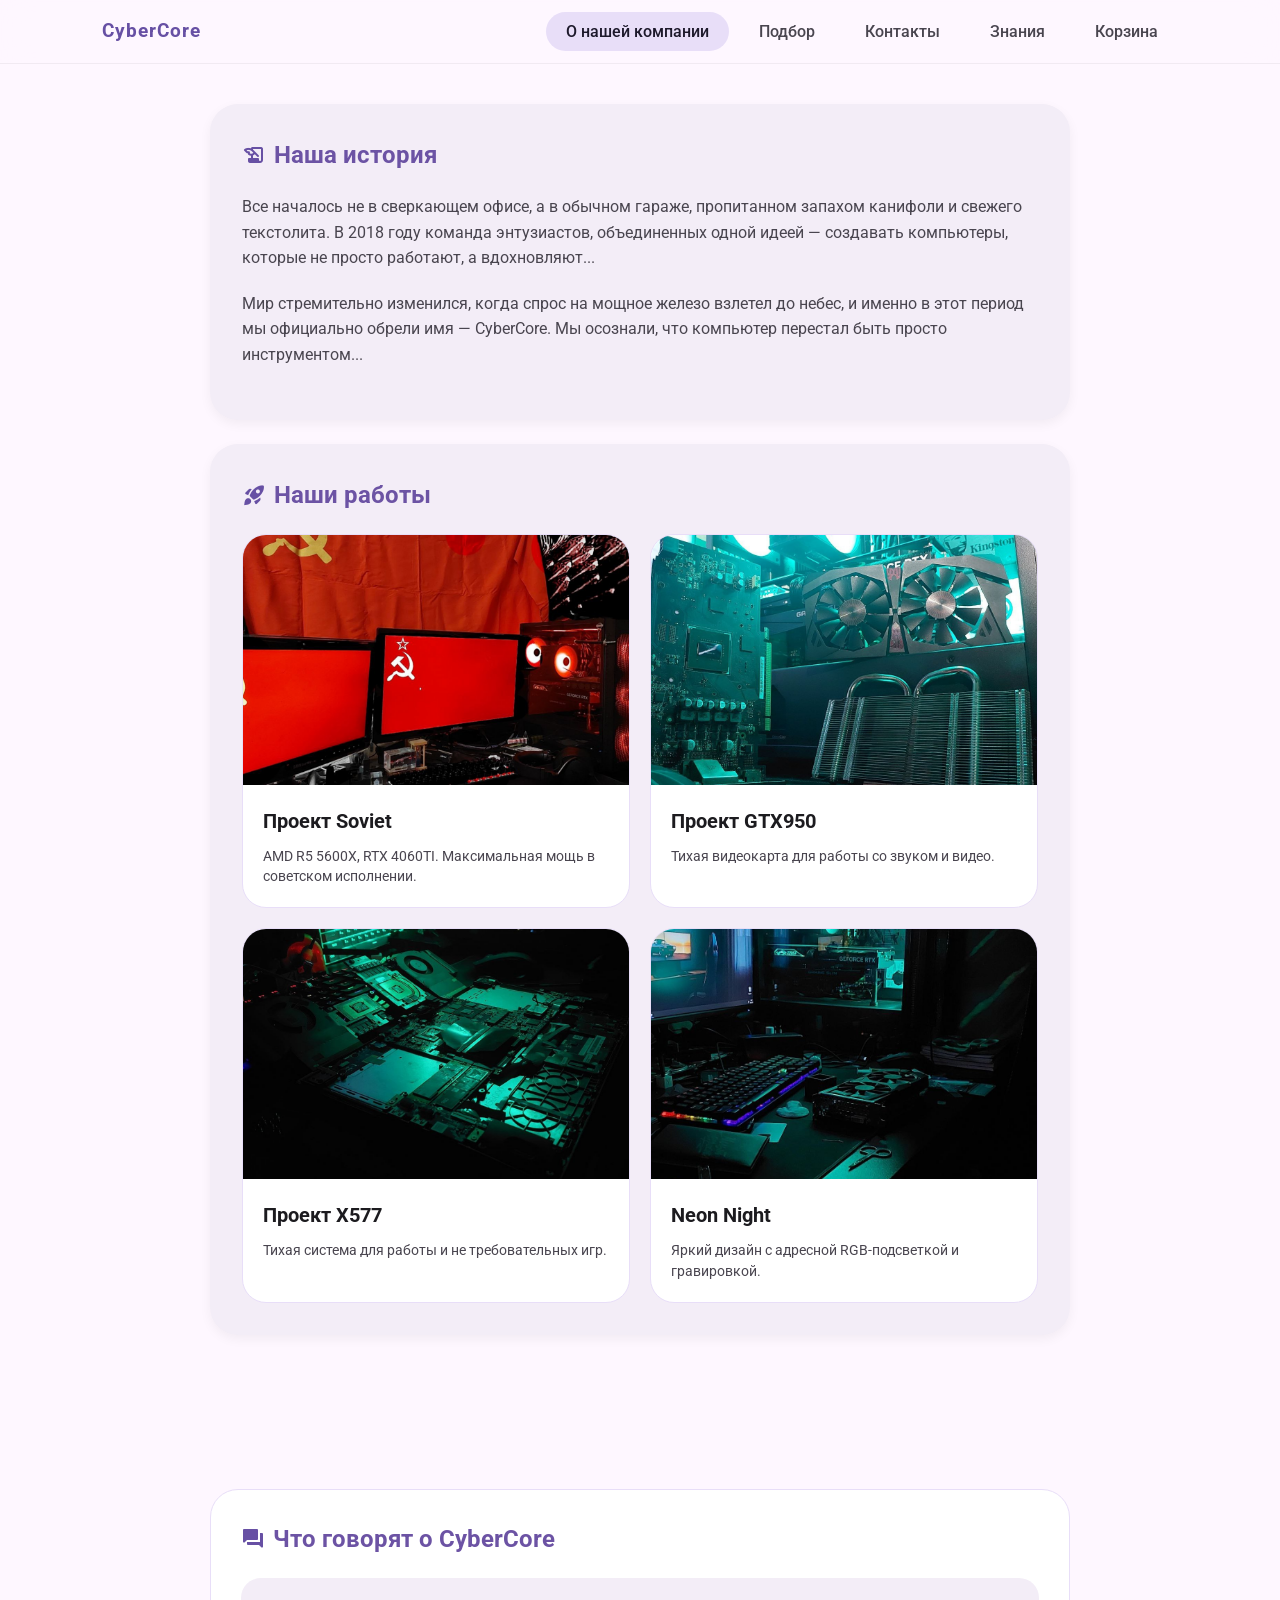
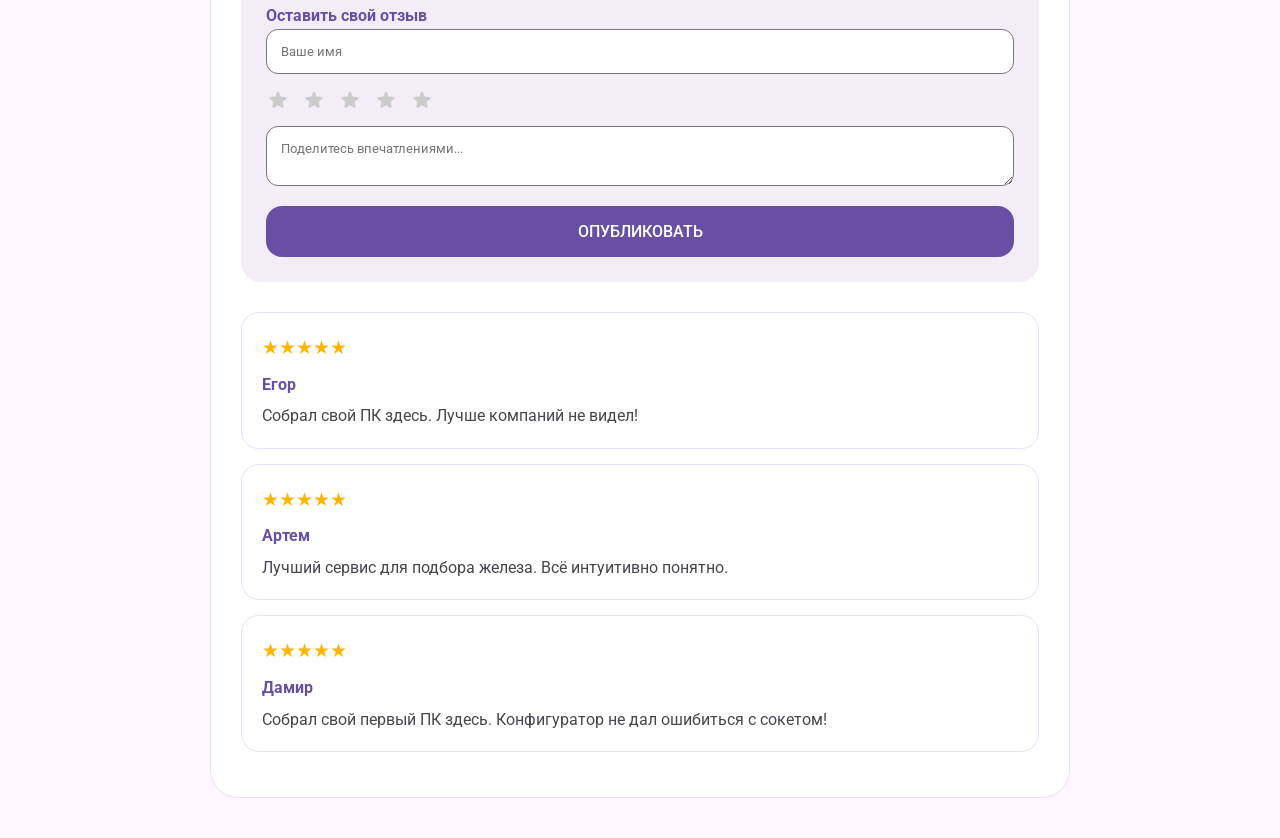
<file: index.html>
<!DOCTYPE html>
<html lang="ru">
<head>
    <meta charset="UTF-8">
    <title>CyberCore | Главная</title>
    <link rel="stylesheet" href="style.css">
    <link rel="stylesheet" href="https://fonts.googleapis.com/css2?family=Material+Symbols+Rounded:opsz,wght,FILL,GRAD@24,400,1,0" />
</head>
<body>
    <nav class="mui-nav">
        <div class="logo">CyberCore</div>
        <ul class="nav-links">
            <li><a href="index.html" class="active">О нашей компании</a></li>
            <li><a href="config.html">Подбор</a></li>
            <li><a href="contacts.html">Контакты</a></li>
            <li><a href="wiki.html">Знания</a></li>
            <li><a href="cart.html">Корзина</a></li>
        </ul>
    </nav>
<main class="container">
    
   <div class="mui-card">
    <h2><span class="material-symbols-rounded">history_edu</span> Наша история</h2>
    <div class="history-text">
        <p>Все началось не в сверкающем офисе, а в обычном гараже, пропитанном запахом канифоли и свежего текстолита. В 2018 году команда энтузиастов, объединенных одной идеей — создавать компьютеры, которые не просто работают, а вдохновляют...</p>
        <p>Мир стремительно изменился, когда спрос на мощное железо взлетел до небес, и именно в этот период мы официально обрели имя — CyberCore. Мы осознали, что компьютер перестал быть просто инструментом...</p>
    </div>
</div>

<div class="mui-card">
    <h2><span class="material-symbols-rounded">rocket_launch</span> Наши работы</h2>
    <div class="projects-grid">
        
        <div class="project-item">
            <div class="project-image"><img src="images/soviet.jpg" alt="Soviet"></div>
            <div class="project-info">
                <h3>Проект Soviet</h3>
                <p>AMD R5 5600X, RTX 4060TI. Максимальная мощь в советском исполнении.</p>
            </div>
        </div>

        <div class="project-item">
            <div class="project-image"><img src="images/rx580.jpg" alt="RX580"></div>
            <div class="project-info">
                <h3>Проект GTX950</h3>
                <p>Тихая видеокарта для работы со звуком и видео.</p>
            </div>
        </div>

        <div class="project-item">
            <div class="project-image"><img src="images/x577.jpg" alt="X577"></div>
            <div class="project-info">
                <h3>Проект X577</h3>
                <p>Тихая система для работы и не требовательных игр.</p>
            </div>
        </div>

        <div class="project-item">
            <div class="project-image"><img src="images/neon.jpg" alt="Neon"></div>
            <div class="project-info">
                <h3>Neon Night</h3>
                <p>Яркий дизайн с адресной RGB-подсветкой и гравировкой.</p>
            </div>
        </div>

    </div>
</div>
        </main>
        </section>
    </main>
    <script src="script.js"></script>
    <main class="container">
    <section class="reviews-section">
        <h2><span class="material-symbols-rounded">forum</span> Что говорят о CyberCore</h2>
        
        <div class="add-review-box">
            <h4 style="margin-top:0; color:#6750A4">Оставить свой отзыв</h4>
            <input type="text" id="userName" class="rev-input" placeholder="Ваше имя">
            
            <div id="starSelector" style="margin-bottom: 15px;">
                <span class="material-symbols-rounded star-btn" data-value="1">star</span>
                <span class="material-symbols-rounded star-btn" data-value="2">star</span>
                <span class="material-symbols-rounded star-btn" data-value="3">star</span>
                <span class="material-symbols-rounded star-btn" data-value="4">star</span>
                <span class="material-symbols-rounded star-btn" data-value="5">star</span>
            </div>

            <textarea id="userText" class="rev-textarea" placeholder="Поделитесь впечатлениями..."></textarea>
            <button class="mui-btn" onclick="saveReview()">Опубликовать</button>
        </div>

        <div id="reviewsContainer">
            </div>
    </section>
</main>

<script>
    let currentRating = 0;
    const stars = document.querySelectorAll('#starSelector .star-btn');

    // Логика выбора звезд
    stars.forEach(star => {
        star.onclick = () => {
            currentRating = star.dataset.value;
            stars.forEach(s => s.classList.toggle('active', s.dataset.value <= currentRating));
        };
    });

    // Функция отображения
    function renderReviews() {
        const container = document.getElementById('reviewsContainer');
        const saved = JSON.parse(localStorage.getItem('cc_reviews')) || [
            { name: "Дамир", rating: 5, text: "Собрал свой первый ПК здесь. Конфигуратор не дал ошибиться с сокетом!" },
            { name: "Артем", rating: 5, text: "Лучший сервис для подбора железа. Всё интуитивно понятно." },
            { name: "Егор", rating: 5, text: "Собрал свой ПК здесь. Лучше компаний не видел!" }
        ];
        
        container.innerHTML = saved.map(rev => `
            <div class="review-card">
                <div class="star-rating">${'★'.repeat(rev.rating)}${'☆'.repeat(5 - rev.rating)}</div>
                <strong style="color:#6750A4">${rev.name}</strong>
                <p style="margin: 8px 0 0; color: #49454f; line-height:1.4;">${rev.text}</p>
            </div>
        `).reverse().join(''); // Новые отзывы будут сверху
    }

    // Функция сохранения
    function saveReview() {
        const nameInput = document.getElementById('userName');
        const textInput = document.getElementById('userText');

        if (!nameInput.value || !textInput.value || currentRating == 0) {
            alert("Заполните имя, текст и выберите рейтинг!");
            return;
        }

        const reviews = JSON.parse(localStorage.getItem('cc_reviews')) || [];
        reviews.push({ 
            name: nameInput.value, 
            rating: parseInt(currentRating), 
            text: textInput.value 
        });
        
        localStorage.setItem('cc_reviews', JSON.stringify(reviews));

        // Очистка
        nameInput.value = "";
        textInput.value = "";
        currentRating = 0;
        stars.forEach(s => s.classList.remove('active'));
        
        renderReviews();
    }

    // Запуск при загрузке
    renderReviews();
    // Проверка: если пришли по ссылке для отзыва
window.addEventListener('load', () => {
    if (window.location.hash === '#reviews') {
        const reviewBox = document.querySelector('.add-review-box');
        if (reviewBox) {
            // Добавляем класс подсветки
            reviewBox.classList.add('highlight-review');
            
            // Ставим курсор в поле имени
            document.getElementById('userName').focus();
            
            // Убираем подсветку через 6 секунд
            setTimeout(() => {
                reviewBox.classList.remove('highlight-review');
            }, 6000);
        }
    }
});
</script>
</body>
</html>
</file>
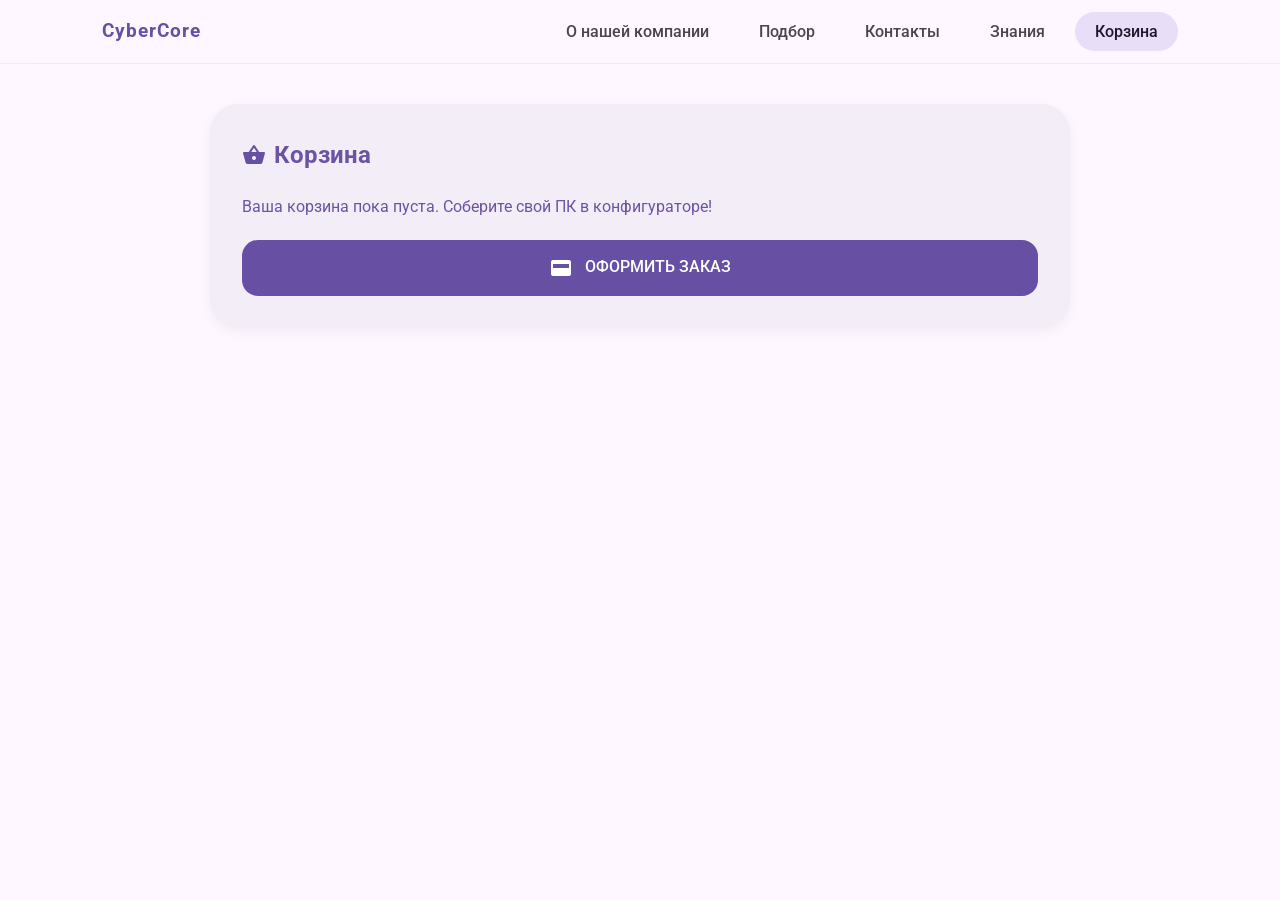
<file: cart.html>
<!DOCTYPE html>
<html lang="ru">
<head>
    <meta charset="UTF-8">
    <title>Мои сборки | CyberCore</title>
    <link rel="stylesheet" href="style.css">
    <link rel="stylesheet" href="https://fonts.googleapis.com/css2?family=Material+Symbols+Rounded:opsz,wght,FILL,GRAD@24,400,1,0" />
</head>
<body>
    <nav class="mui-nav">
        <div class="logo">CyberCore</div>
        <ul class="nav-links">
            <li><a href="index.html">О нашей компании</a></li>
            <li><a href="config.html">Подбор</a></li>
            <li><a href="contacts.html">Контакты</a></li>
            <li><a href="wiki.html">Знания</a></li>
            <li><a href="cart.html" class="active">Корзина</a></li>
        </ul>
    </nav>

    <main class="container">
    <div class="mui-card">
        <h2><span class="material-symbols-rounded">shopping_basket</span>Корзина</h2>
        <div id="cart-content" style="margin-top: 20px;"></div>
        <button class="mui-btn" style="margin-top: 20px; background: #6750A4;" onclick="processOrder()">
    <span class="material-symbols-rounded" style="color: white; vertical-align: middle;">credit_card</span> 
    Оформить заказ
</button>
    </div>
</main>
<script>
    function renderCart() {
        const container = document.getElementById('cart-content');
        const data = JSON.parse(localStorage.getItem('my_pc_cart')) || [];

        if (data.length === 0) {
            container.innerHTML = "<p>Ваша корзина пока пуста. Соберите свой ПК в конфигураторе!</p>";
            return;
        }

        const totalSum = data.reduce((sum, item) => {
          
            const price = parseInt(item.total.toString().replace(/\s/g, '')) || 0;
            return sum + price;
        }, 0);

        const cardsHTML = data.map((item, index) => {
            const check = (label, value) => {
    if (!value || value.includes("Выберите")) return ""; 
    const cleanValue = value.split('—')[0].trim();
    
    return `<p style="margin: 5px 0;"><strong>${label}:</strong> ${cleanValue}</p>`;
};
            return `
            <div style="background: white; border-radius: 15px; padding: 20px; margin-bottom: 15px; border: 1px solid #e8def8; position: relative;">
                <button onclick="removeItem(${index})" style="position: absolute; top: 15px; right: 15px; background: none; border: none; cursor: pointer; padding: 0;">
                    <img src="images/ico.png" alt="Удалить" style="width: 24px; height: 24px; display: block;">   
                </button>
                <div style="margin-top: 10px; font-size: 1.1rem;">
                    ${check("Процессор", item.cpu)}
                    ${check("Видеокарта", item.gpu)}
                    ${check("ОЗУ", item.ram)}
                    ${check("Материнская плата", item.mother)}
                    ${check("БП", item.psu)}
                    ${check("Корпус", item.case)}
                    ${check("Кулер/СЖО", item.cool)}
                </div>
                <h3 style="color: #6750A4; margin-top: 10px; border-top: 1px solid #f3edf7; padding-top: 10px;">Цена: ${item.total} ₽</h3>
            </div>
            `;
        }).join('');

        container.innerHTML = `
            ${cardsHTML}
            <div style="background: #EADDFF; padding: 20px 30px; border-radius: 20px; margin-top: 25px; display: flex; justify-content: space-between; align-items: center;">
                <p style="color: #6750A4; margin: 0; font-size: 1.2rem; font-weight: 500;">Итого:</p>
                <h2 style="color: #6750A4; margin: 0; font-size: 2rem;">${totalSum.toLocaleString('ru-RU')} ₽</h2>
            </div>
        `;
    }

    function removeItem(index) {
        let data = JSON.parse(localStorage.getItem('my_pc_cart')) || [];
        data.splice(index, 1);
        localStorage.setItem('my_pc_cart', JSON.stringify(data));
        renderCart();
    }
function processOrder() {
    const data = JSON.parse(localStorage.getItem('my_pc_cart')) || [];
    if (data.length === 0) {
        alert("Корзина пуста!");
        return;
    }
    window.location.href = "checkout.html";
}
    window.onload = renderCart;
</script>
</body>
</html>
</file>
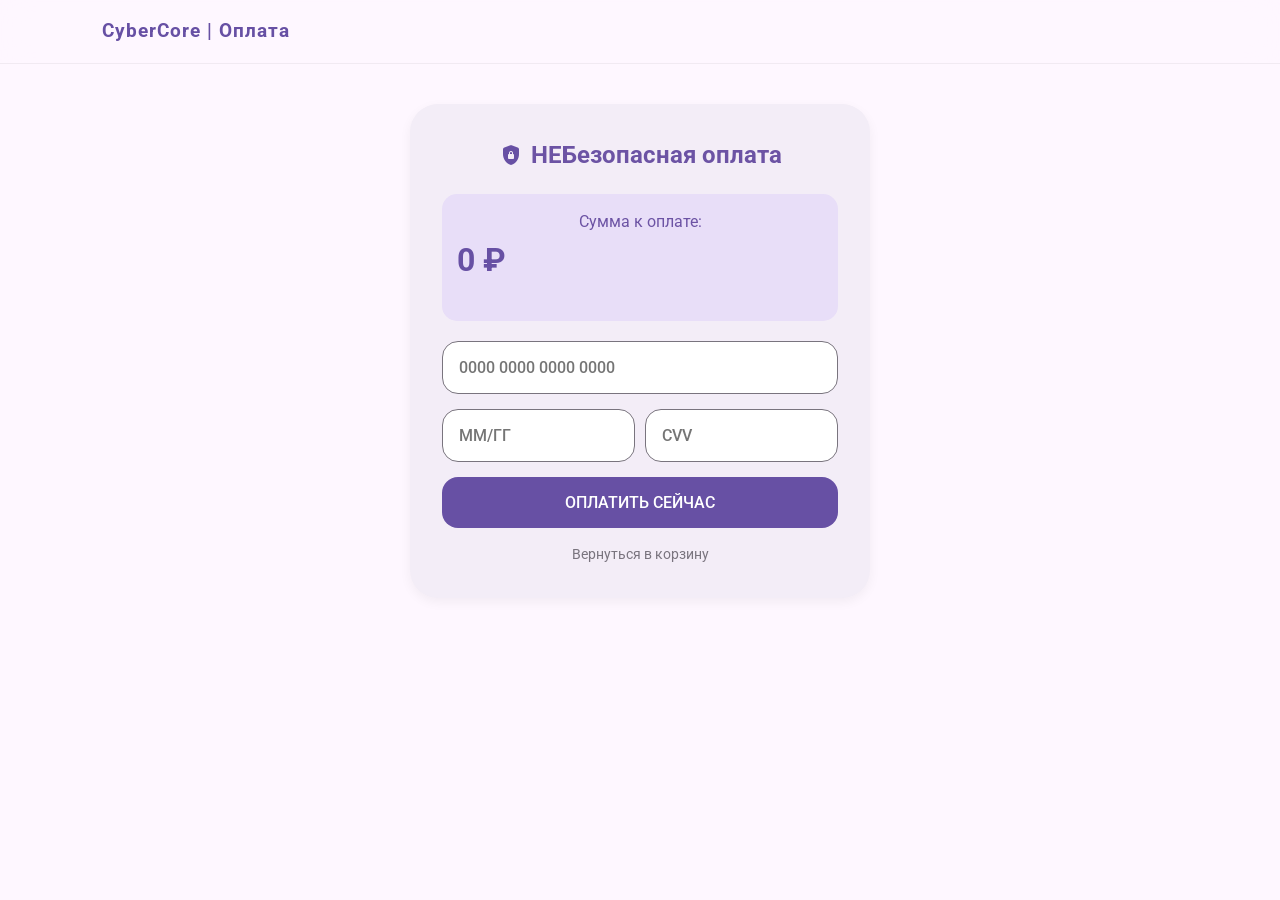
<file: checkout.html>
<!DOCTYPE html>
<html lang="ru">
<head>
    <meta charset="UTF-8">
    <title>Оплата заказа | CyberCore</title>
    <link rel="stylesheet" href="style.css">
    <link rel="stylesheet" href="https://fonts.googleapis.com/css2?family=Material+Symbols+Rounded:opsz,wght,FILL,GRAD@24,400,1,0" />
</head>
<body>
    <nav class="mui-nav">
        <div class="logo">CyberCore | Оплата</div>
    </nav>

    <main class="container" style="max-width: 500px;">
        <div class="mui-card" style="text-align: center;">
            <h2 style="justify-content: center;"><span class="material-symbols-rounded">shield_lock</span>НЕБезопасная оплата</h2>
            
            <div id="payment-info" style="margin: 20px 0; padding: 15px; background: #e8def8; border-radius: 15px;">
                <p>Сумма к оплате:</p>
                <h1 id="pay-total" style="color: #6750A4;">0 ₽</h1>
            </div>

            <div style="display: grid; gap: 15px; text-align: left;">
    <input type="text" id="card-number" placeholder="0000 0000 0000 0000" maxlength="19" class="mui-btn" 
           style="background: white; color: black; text-transform: none; border: 1px solid #79747e;">
    
    <div style="display: flex; gap: 10px;">
        <input type="text" id="card-expiry" placeholder="ММ/ГГ" maxlength="4" class="mui-btn" 
               style="background: white; color: black; text-transform: none; border: 1px solid #79747e;">
        
        <input type="password" id="card-cvc" placeholder="CVV" maxlength="3" class="mui-btn" 
               style="background: white; color: black; text-transform: none; border: 1px solid #79747e;">
    </div>
    <button class="mui-btn" onclick="confirmPayment()" id="pay-button">Оплатить сейчас</button>
                <a href="cart.html" style="text-align: center; color: #79747e; text-decoration: none; font-size: 0.9rem;">Вернуться в корзину</a>
            </div>
        </div>
    </main>

    <script>
    // Считаем сумму при загрузке (оставляем твою логику)
    window.onload = function() {
        const data = JSON.parse(localStorage.getItem('my_pc_cart')) || [];
        const total = data.reduce((sum, item) => {
            const price = parseInt(item.total.toString().replace(/\s/g, '')) || 0;
            return sum + price;
        }, 0);
        document.getElementById('pay-total').innerText = total.toLocaleString('ru-RU') + " ₽";
    };
    function confirmPayment() {
        // Находим кнопку
        const btn = document.getElementById('pay-button');
        
        // Визуальный отклик: меняем текст и блокируем кнопку
        btn.innerText = "Обработка платежа...";
        btn.disabled = true;
        btn.style.opacity = "0.7";
        btn.style.cursor = "not-allowed";

        // Имитируем задержку банковской операции (2 секунды)
        setTimeout(() => {
            // Спрашиваем пользователя об отзыве
            const leaveReview = confirm("Оплата прошла успешно! Ваш заказ CyberCore принят в работу. \n\nХотите оставить отзыв о нашей системе подбора?");
            
            // Очищаем корзину после успешной покупки
            localStorage.removeItem('my_pc_cart');

            if (leaveReview) {
                // Перенаправляем на главную к секции отзывов
                window.location.href = "index.html#reviews";
            } else {
                // Просто возвращаемся на главную
                window.location.href = "index.html";
            }
        }, 2000);
    }
</script>
</body>
</html>
</file>
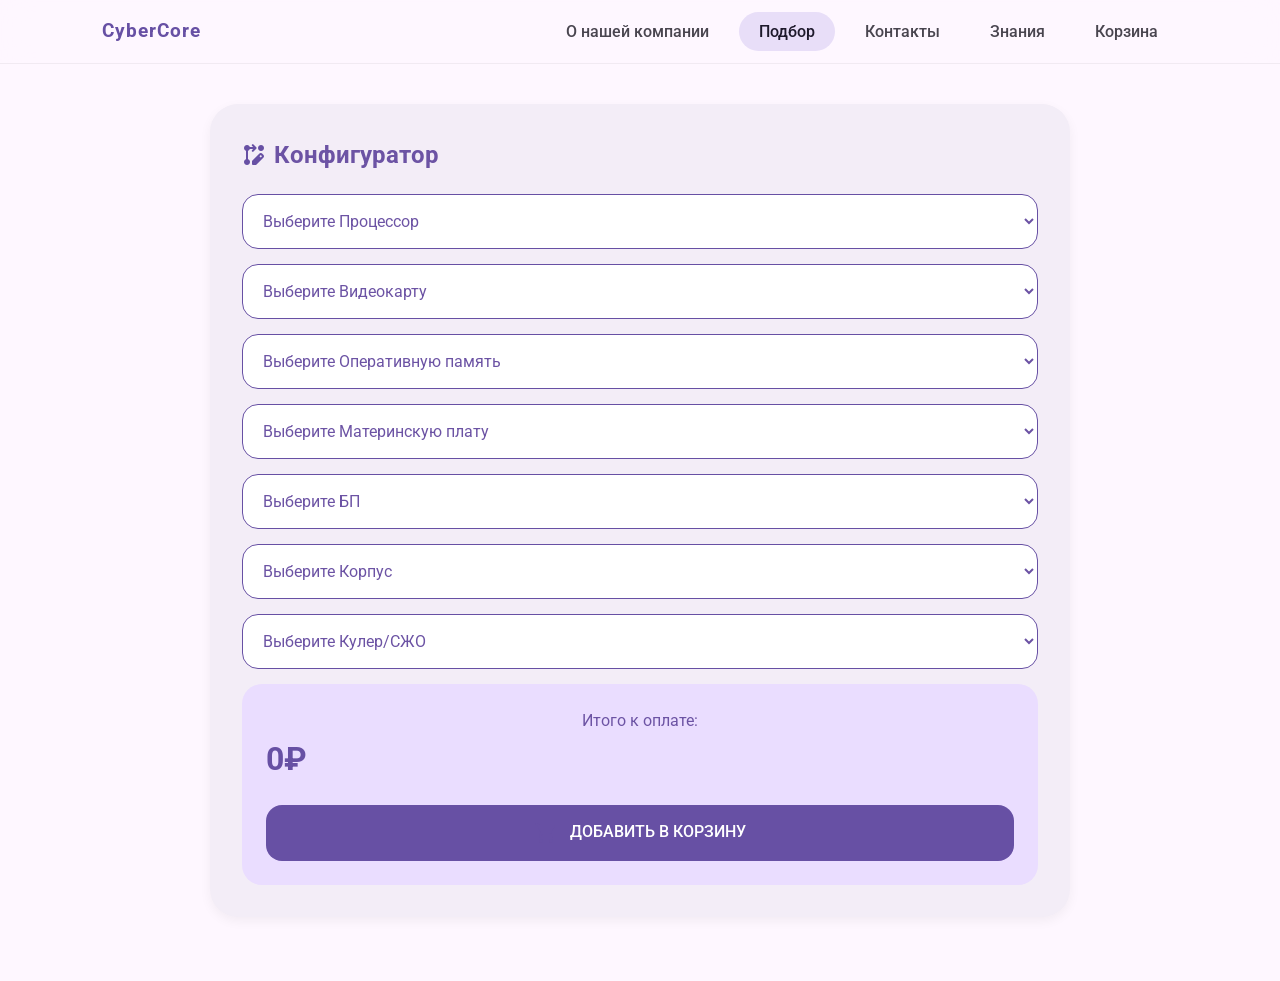
<file: config.html>
<!DOCTYPE html>
<html lang="ru">
<head>
    <meta charset="UTF-8">
    <title>Подбор | CyberCore</title>
    <link rel="stylesheet" href="style.css">
    <link rel="stylesheet" href="https://fonts.googleapis.com/css2?family=Material+Symbols+Rounded:opsz,wght,FILL,GRAD@24,400,1,0" />
</head>
<body>
    <nav class="mui-nav">
        <div class="logo">CyberCore</div>
        <ul class="nav-links">
            <li><a href="index.html">О нашей компании</a></li>
            <li><a href="config.html" class="active">Подбор</a></li>
            <li><a href="contacts.html">Контакты</a></li>
            <li><a href="wiki.html">Знания</a></li>
            <li><a href="cart.html">Корзина</a></li>
        </ul>
    </nav>
    <main class="container">
        <div class="mui-card">
            <h2 style="color:#6C53A4"><span class="material-symbols-rounded">rebase_edit</span> Конфигуратор </h2>
            <div style="display: grid; gap: 15px;">
                <select id="cpu" onchange="calculate()" style="color:#6C53A4">
                    <option value="0"disabled selected>Выберите Процессор</option>
                    <option value="48000">Intel Core i9-14900K - 48 000 ₽</option>
                    <option value="34000">AMD Ryzen 7 7800X3D - 34 000 ₽</option>
                </select>
                <select id="gpu" onchange="calculate()"style="color:#6C53A4">
                    <option value="0" disabled selected>Выберите Видеокарту</option>
                    <option value="200000">NVIDIA RTX 4090 - 200 000 ₽</option>
                    <option value="82000">NVIDIA RTX 4070 Ti - 82 000 ₽</option>
                </select>
                <select id="ram" onchange="calculate()"style="color:#6C53A4">
                    <option value="0"disabled selected>Выберите Оперативную память</option>
                    <option value="19900">Kingston Fury Beast Black DDR4 2x8ГБ 3200МГц - 19 900 ₽</option>
                    <option value="47990">Patriot Viper Xtreme 5 DDR5 2x16ГБ 6000МГц - 47 990 ₽</option>
                </select>
                <select id="mother" onchange="calculate()"style="color:#6C53A4">
                    <option value="0"disabled selected>Выберите Материнскую плату</option>
                    <option value="22500">MSI MAG Z790 TOMAHAWK WIFI - 22 500 ₽</option>
                    <option value="15000">GIGABYTE B850M DS3H - 15 000 ₽</option>
                </select>
                <select id="psu" onchange="calculate()"style="color:#6C53A4">
                    <option value="0"disabled selected>Выберите БП</option>
                    <option value="6000">Deepcool PF750 - 6 000 ₽</option>
                    <option value="13000">Aerocool KCAS PLUS 1000Вт - 13 000 ₽</option>
                </select>
                <select id="case" onchange="calculate()"style="color:#6C53A4">
                    <option value="0"disabled selected>Выберите Корпус</option>
                    <option value="8000">Lian LI Vector V100 - 8000 ₽</option>
                    <option value="14000">Geometric Future Model 5 Black Gray - 14 000 ₽</option>
                </select>
                <select id="cool" onchange="calculate()"style="color:#6C53A4">
                    <option value="0"disabled selected>Выберите Кулер/СЖО</option>
                    <option value="3000">IDCooling SE224XTS ARGB BLACK - 3 000 ₽</option>
                    <option value="14000">Arctic Liquid Freezer III Pro 280 A-RGB - 14 000 ₽</option>
                </select>
                <div style="background: #EADDFF; padding: 24px; border-radius: 20px; text-align: center;">
                    <p style="color:#6C53A4">Итого к оплате:</p>
                    <h1 style="color: var(--primary);"><span id="total">0</span> ₽</h1>
                    <button class="mui-btn" onclick="addToCart()">
                        <span class="material-symbols-rounded">shopping_cart</span> ДОБАВИТЬ В КОРЗИНУ
                    </button>
                </div>
            </div>
        </div>
    </main>
    <script src="script.js"></script>
</body>
</html>
</file>
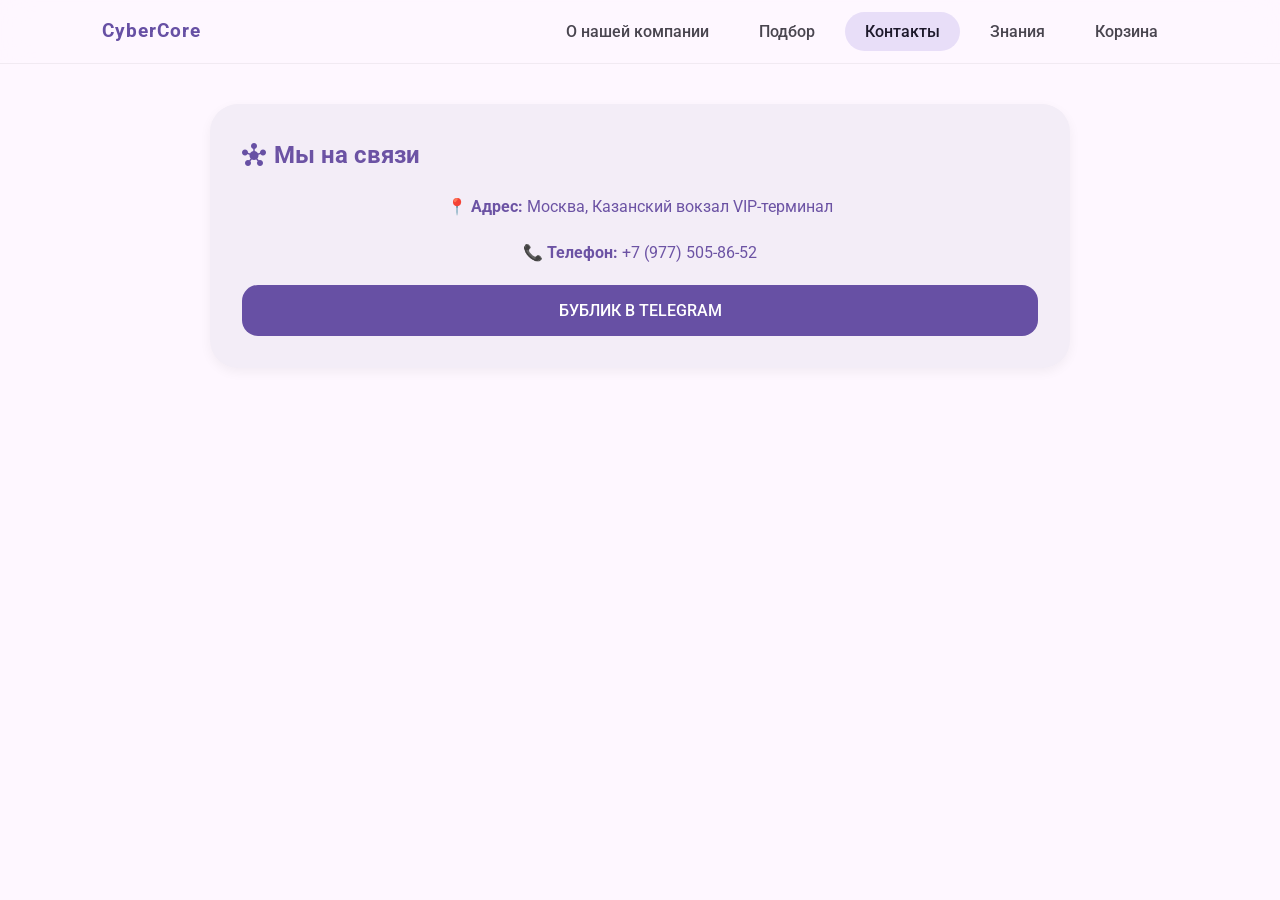
<file: contacts.html>
<!DOCTYPE html>
<html lang="ru">
<head>
    <meta charset="UTF-8">
    <title>Контакты | CyberCore</title>
    <link rel="stylesheet" href="style.css">
    <link rel="stylesheet" href="https://fonts.googleapis.com/css2?family=Material+Symbols+Rounded:opsz,wght,FILL,GRAD@24,400,1,0" />
</head>
<body>
    <nav class="mui-nav">
        <div class="logo">CyberCore</div>
        <ul class="nav-links">
            <li><a href="index.html">О нашей компании</a></li>
            <li><a href="config.html">Подбор</a></li>
            <li><a href="contacts.html" class="active">Контакты</a></li>
            <li><a href="wiki.html">Знания</a></li>
            <li><a href="cart.html">Корзина</a></li>
        </ul>
    </nav>
    <main class="container">
        <div class="mui-card" style="text-align: center;">
            <h2><span class="material-symbols-rounded">hub</span> Мы на связи</h2>
            <p style="margin: 20px 0;">📍 <b>Адрес:</b> Москва, Казанский вокзал VIP-терминал</p>
            <p style="margin: 20px 0;">📞 <b>Телефон:</b> +7 (977) 505-86-52</p>
            <button class="mui-btn" onclick="window.open('https://t.me/AtomicCat_F')">БУБЛИК в Telegram</button>
        </div>
    </main>
</body>
</html>
</file>
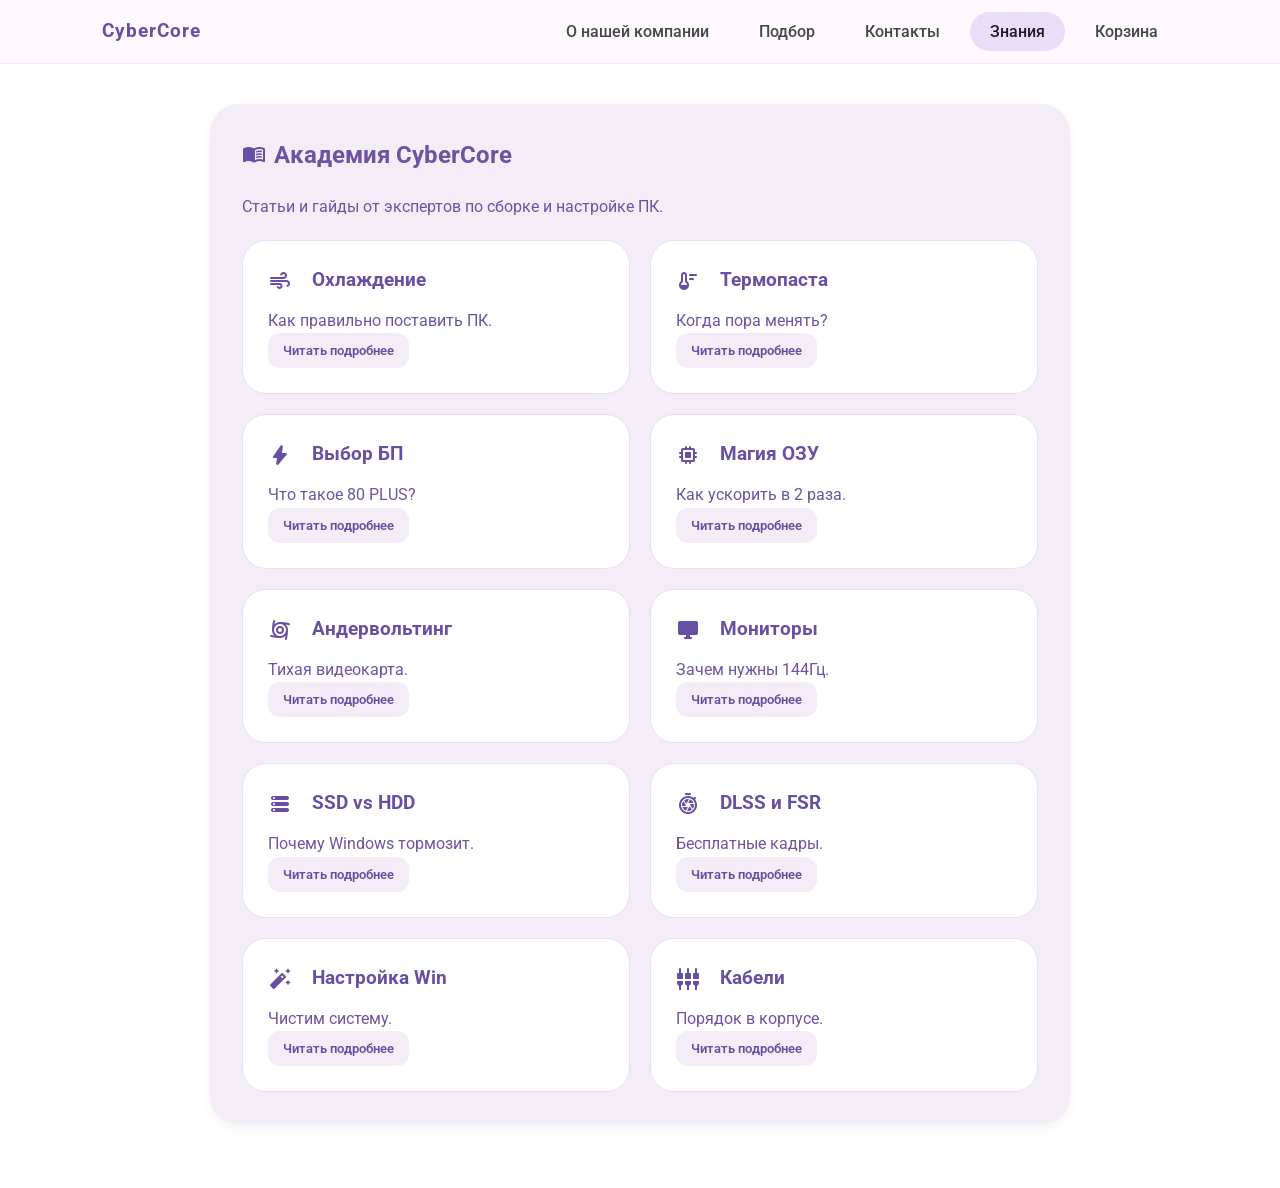
<file: wiki.html>
<!DOCTYPE html>
<html lang="ru">
<head>
    <meta charset="UTF-8">
    <title>Знания | CyberCore</title>
    <link rel="stylesheet" href="style.css">
    <link rel="stylesheet" href="https://fonts.googleapis.com/css2?family=Material+Symbols+Rounded:opsz,wght,FILL,GRAD@24,400,1,0" />
    <style>
        :root {
            --primary: #6750A4;
            --surface: #fff;
            --outline: #e8def8;
            --text-sub: #79747e;
        }

        /* Сетка карточек */
        .wiki-grid {
            display: grid;
            grid-template-columns: repeat(auto-fit, minmax(300px, 1fr));
            gap: 20px;
            margin-top: 20px;
        }

        /* Сама карточка */
        .wiki-item {
            background: var(--surface);
            padding: 25px;
            border-radius: 24px;
            border: 1px solid var(--outline);
            display: flex;
            flex-direction: column;
            transition: 0.3s ease;
            animation: fadeIn 0.5s ease backwards;
        }

        @keyframes fadeIn {
            from { opacity: 0; transform: translateY(20px); }
            to { opacity: 1; transform: translateY(0); }
        }

        .wiki-item:hover {
            border-color: var(--primary);
            box-shadow: 0 12px 30px rgba(103, 80, 164, 0.15);
            transform: translateY(-5px);
        }

        .wiki-item h3 {
            color: var(--primary);
            margin: 0 0 12px 0;
            display: flex;
            align-items: center;
            gap: 12px;
        }

        /* Кнопка подробнее */
        .read-more-btn {
            background: #f3edf7;
            border: none;
            color: var(--primary);
            font-weight: 600;
            cursor: pointer;
            padding: 10px 15px;
            border-radius: 12px;
            margin-top: auto;
            display: flex;
            align-items: center;
            gap: 8px;
            width: fit-content;
            transition: 0.2s;
        }

        .read-more-btn:hover { background: var(--primary); color: white; }

        /* Модальное окно */
        .modal {
            display: none;
            position: fixed;
            top: 0; left: 0; width: 100%; height: 100%;
            background: rgba(0,0,0,0.6);
            z-index: 2000;
            backdrop-filter: blur(8px);
        }

        .modal-content {
            background: white;
            width: 90%;
            max-width: 750px;
            margin: 40px auto;
            padding: 40px;
            border-radius: 32px;
            position: relative;
            max-height: 85vh;
            overflow-y: auto;
        }

        .close-modal {
            position: absolute;
            top: 25px; right: 25px;
            cursor: pointer;
            font-size: 28px;
            color: var(--text-sub);
        }


    </style>
</head>
<body>
    <nav class="mui-nav">
        <div class="logo">CyberCore</div>
        <ul class="nav-links">
            <li><a href="index.html">О нашей компании</a></li>
            <li><a href="config.html">Подбор</a></li>
            <li><a href="contacts.html">Контакты</a></li>
            <li><a href="wiki.html" class="active">Знания</a></li>
            <li><a href="cart.html">Корзина</a></li>
        </ul>
    </nav>

    <main class="container">
        <div class="mui-card">
            <h2><span class="material-symbols-rounded">menu_book</span> Академия CyberCore</h2>
            <p>Статьи и гайды от экспертов по сборке и настройке ПК.</p>
            <div class="wiki-grid" id="wikiContent">
                </div>
        </div>
    </main>

    <div id="articleModal" class="modal">
        <div class="modal-content">
            <span class="material-symbols-rounded close-modal" onclick="closeModal()">close</span>
            <div id="modalBody"></div>
        </div>
    </div>

    <script>
        const articles = {
            air: { icon: "air", title: "Охлаждение", preview: "Как правильно поставить ПК.", content: "Не ставьте ПК на ковер. Блок питания засасывает пыль, что ведет к перегреву. Чистите корпус раз в полгода." },
            thermal: { icon: "thermostat", title: "Термопаста", preview: "Когда пора менять?", content: "Меняйте пасту раз в 2 года. Если температура в простое выше 50°C — пора обновлять интерфейс." },
            psu: { icon: "bolt", title: "Выбор БП", preview: "Что такое 80 PLUS?", content: "Сертификат Gold гарантирует высокий КПД. Хороший БП защищает систему от скачков напряжения." },
            ram: { icon: "memory", title: "Магия ОЗУ", preview: "Как ускорить в 2 раза.", content: "Ставьте плашки во 2 и 4 слоты. Это активирует двухканальный режим, что критично для FPS." },
            undervolt: { icon: "cyclone", title: "Андервольтинг", preview: "Тихая видеокарта.", content: "Снижение напряжения через MSI Afterburner уберет шум вентиляторов без потери FPS." },
            monitor: { icon: "desktop_windows", title: "Мониторы", preview: "Зачем нужны 144Гц.", content: "Высокая герцовка делает картинку плавной. Не забудьте включить её в настройках Windows!" },
            storage: { icon: "storage", title: "SSD vs HDD", preview: "Почему Windows тормозит.", content: "Система должна быть только на SSD. HDD оставьте только для хранения фото и видео." },
            upscaling: { icon: "shutter_speed", title: "DLSS и FSR", preview: "Бесплатные кадры.", content: "Технологии ИИ позволяют играть в высоком разрешении даже на слабых видеокартах." },
            windows: { icon: "auto_fix", title: "Настройка Win", preview: "Чистим систему.", content: "Отключите фоновые приложения и включите 'Игровой режим'. Это освободит ресурсы для игр." },
            cable: { icon: "settings_input_component", title: "Кабели", preview: "Порядок в корпусе.", content: "Кабель-менеджмент — это не только красота, но и правильный обдув всех компонентов." }
        };

        function renderWiki() {
            const grid = document.getElementById('wikiContent');
            grid.innerHTML = Object.keys(articles).map(id => `
                <div class="wiki-item">
                    <h3><span class="material-symbols-rounded">${articles[id].icon}</span> ${articles[id].title}</h3>
                    <p>${articles[id].preview}</p>
                    <button class="read-more-btn" onclick="openArticle('${id}')">Читать подробнее</button>
                </div>
            `).join('');
        }

        function openArticle(id) {
            const a = articles[id];
            document.getElementById('modalBody').innerHTML = `<h2>${a.title}</h2><p>${a.content}</p>`;
            document.getElementById('articleModal').style.display = 'block';
        }

        function closeModal() { document.getElementById('articleModal').style.display = 'none'; }
        
        function searchWiki() {
            let val = document.getElementById('wikiSearch').value.toLowerCase();
            let items = document.getElementsByClassName('wiki-item');
            for (let i of items) { i.style.display = i.textContent.toLowerCase().includes(val) ? "" : "none"; }
        }

        window.onclick = e => { if (e.target.className == 'modal') closeModal(); }
        renderWiki();
    </script>
</body>
</html>
</file>
<file: style.css>
@import url('https://fonts.googleapis.com/css2?family=Roboto:wght@400;500;700&display=material+symbols+rounded');
html {
    scroll-behavior: smooth;
}
:root {
    --primary: #6750A4;       /* Фиолетовый MD3 */
    --on-primary: #ffffff;
    --surface: #fef7ff;       /* Светлый фон */
    --container: #f3edf7;     /* Фон карточек */
    --outline: #79747e;
    --radius: 28px;
}

* { box-sizing: border-box; margin: 0; padding: 0; font-family: 'Roboto', sans-serif; }

body { background: var(--surface); color: #6C53A4; line-height: 1.6; }

/* Навигация (Glassmorphism) */
.mui-nav {
    display: flex; justify-content: space-between; align-items: center;
    padding: 16px 8%; background: rgba(254, 247, 255, 0.8);
    backdrop-filter: blur(15px); position: sticky; top: 0; z-index: 100;
    border-bottom: 1px solid rgba(0,0,0,0.05);
}

.logo { font-weight: 700; font-size: 1.2rem; color: var(--primary); letter-spacing: 1px; }

.nav-links { display: flex; list-style: none; gap: 10px; }
.nav-links a { 
    text-decoration: none; color: #49454f; font-weight: 500; 
    padding: 10px 20px; border-radius: 20px; transition: 0.3s;
}
.nav-links a:hover, .nav-links a.active { background: #e8def8; color: #1d192b; }

/* Контейнеры */
.container { max-width: 900px; margin: 0 auto; padding: 40px 20px; }

.mui-card {
    background: var(--container); border-radius: var(--radius);
    padding: 32px; margin-bottom: 24px; box-shadow: 0 4px 12px rgba(0,0,0,0.05);
}

/* Иконки Material Symbols */
.material-symbols-rounded {
    font-variation-settings: 'FILL' 1, 'wght' 400, 'GRAD' 0, 'opsz' 24;
    vertical-align: middle; margin-right: 8px; color: var(--primary);
}

h1, h2 { margin-bottom: 20px; display: flex; align-items: center; }

/* Элементы управления */
select, .mui-btn {
    width: 100%; padding: 16px; border-radius: 16px; border: 1px solid var(--outline);
    background: white; font-size: 1rem; outline: none; transition: 0.3s; border-color: #6750A4;
}

.mui-btn {
    background: var(--primary); color: white; border: none;
    font-weight: 500; text-transform: uppercase; cursor: pointer;
}

.mui-btn:hover { box-shadow: 0 4px 12px rgba(103, 80, 164, 0.3); opacity: 0.9; }

/* Футер */
footer { text-align: center; padding: 20px; font-size: 0.9rem; color: var(--outline); }
.work-item img {
    max-width: 100%;
    height: auto;
    border-radius: 20px;
}
/* Эффект для кнопки удаления с твоей картинкой */
.mui-card button img:hover {
    filter: brightness(1.2) drop-shadow(0 0 5px rgba(234, 67, 53, 0.5));
    transform: scale(1.1);
    transition: 0.2s;
}
@keyframes fadeIn {
    from { opacity: 0; transform: translateY(20px); }
    to { opacity: 1; transform: translateY(0); }
}
.wiki-item {
    animation: fadeIn 0.5s ease backwards;
}
/* --- Блок отзывов на главной --- */
.reviews-section {
    margin-top: 50px;
    padding: 30px;
    background: #fff;
    border-radius: 28px;
    border: 1px solid #e8def8;
}

.add-review-box {
    background: #f3edf7;
    padding: 25px;
    border-radius: 20px;
    margin: 20px 0 30px 0;
}

.rev-input, .rev-textarea {
    width: 100%;
    padding: 14px;
    border-radius: 12px;
    border: 1px solid #79747e;
    margin-bottom: 12px;
    font-family: inherit;
    box-sizing: border-box; /* Чтобы паддинги не раздували ширину */
}

.star-btn {
    cursor: pointer;
    color: #ccc;
    font-size: 30px;
    transition: 0.2s;
    user-select: none;
}

.star-btn.active {
    color: #FFB400;
}

.review-card {
    background: #fff;
    padding: 20px;
    border-radius: 18px;
    border: 1px solid #e8def8;
    margin-bottom: 15px;
    transition: 0.3s;
}

.review-card:hover {
    box-shadow: 0 8px 20px rgba(103, 80, 164, 0.1);
}

.star-rating {
    color: #FFB400;
    margin-bottom: 8px;
    font-size: 1.2rem;
}
@keyframes highlight-pulse {
    0% { box-shadow: 0 0 0 0px rgba(103, 80, 164, 0.7); }
    70% { box-shadow: 0 0 0 15px rgba(103, 80, 164, 0); }
    100% { box-shadow: 0 0 0 0px rgba(103, 80, 164, 0); }
}

.highlight-review {
    animation: highlight-pulse 2s ease-out 3; /* Пульсирует 3 раза */
    border: 2px solid #6750A4 !important;
}
/* Контейнер для текста истории */
.history-text p {
    margin-bottom: 20px;
    line-height: 1.6;
    color: #49454f;
}

.projects-grid {
    display: grid;
    /* Создаем ровно 2 колонки одинаковой ширины */
    grid-template-columns: repeat(2, 1fr); 
    gap: 20px;
    margin-top: 20px;
}

/* Адаптивность: на мобилках (экран меньше 768px) переключаем в 1 колонку */
@media (max-width: 768px) {
    .projects-grid {
        grid-template-columns: 1fr;
    }
}

.project-item {
    background: #fff;
    border-radius: 24px;
    border: 1px solid #e8def8;
    overflow: hidden;
    display: flex;
    flex-direction: column;
    height: 100%; /* Чтобы все карточки были одной высоты */
}

.project-image {
    height: 250px; /* Фиксированная высота для картинок */
    width: 100%;
}

.project-image img {
    width: 100%;
    height: 100%;
    object-fit: cover;
}


.project-item:hover .project-image img {
    transform: scale(1.1); /* Эффект приближения при наведении */
}

/* Текст внутри карточки */
.project-info {
    padding: 20px;
}

.project-info h3 {
    margin: 0 0 10px 0;
    color: #1c1b1f;
    font-size: 1.25rem;
}

.project-info p {
    margin: 0;
    color: #49454f;
    font-size: 0.9rem;
    line-height: 1.4;
}
</file>
